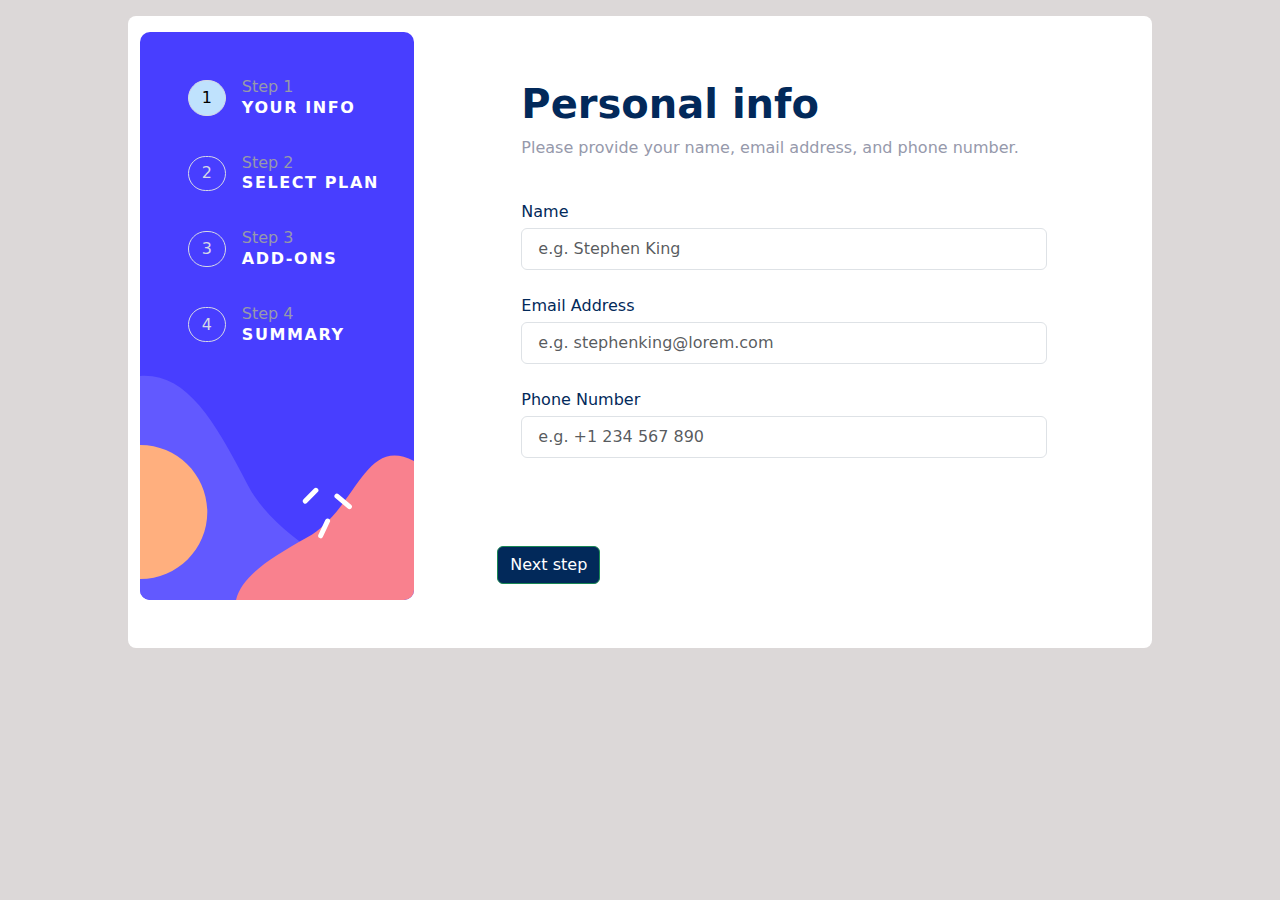
<file: index.html>
<!DOCTYPE html>
<html lang="en">
<head>
  <meta charset="UTF-8">
  <meta name="viewport" content="width=device-width, initial-scale=1">
  <link rel="icon" type="image/png" sizes="32x32" href="./images/favicon-32x32.png">
  <title>Frontend Mentor | Multi-step form</title> 
  <link rel="stylesheet" href="https://cdn.jsdelivr.net/npm/bootstrap@5.2.3/dist/css/bootstrap.min.css">
  <link rel="stylesheet" href="style.css"> 
</head>
<body>
  <div class="container  my-lg-3 rounded-3 ">
    <div class="row py-lg-3">
      <div  class="col-lg-4 sidebar">
        <div class="sidebar">
          <img class="d-lg-block d-none  desktop-sidebar-img" src="assets/images/bg-sidebar-desktop.svg" alt="desktop-sidebar">
          <img style="width: 100%;"  class="d-lg-none d-block mobile-sidebar-img" src="assets/images/bg-sidebar-mobile.svg" alt="mobile-sidebar">
        </div>
        <div class="steps px-4   px-lg-0 mx-4 row multiple-steps-sect">
          <div class="step step1 px-lg-4 py-5  col-lg-11  col-2">
            <div class="num rounded-pill step-num num "> 1</div>
            <div class="a d-none d-lg-block">
              <p class="b">Step 1 </p>
              <span class="c">Your info</span>
            </div>
          </div>
          <div class="step step2 px-lg-4 py-5   px-3 col-lg-11 col-2 ">
            <div class="num rounded-pill  step2-num"><a href="step2.html" style="color:hsl(229, 24%, 87%); text-decoration: none;" >2</a> </div>
            <div class="a d-none d-lg-block">
              <p class="b">Step 2 </p>
              <span class="c">Select plan</span>
            </div>
          </div>
          <div class="step step3 px-lg-4 py-5   px-3 col-lg-11 col-2">
            <div class="num rounded-pill step2-num num "><a href="step3.html" style="color:hsl(229, 24%, 87%); text-decoration: none;">3</a> </div>
            <div class="a d-none d-lg-block">
              <p class="b">Step 3 </p>
              <span class="c">Add-ons</span>
            </div>
          </div>
          <div class="step step4 px-lg-4 py-5  px-3 col-lg-11 col-3">
            <div class="num rounded-pill step2-num num  mt-lg-0"><a href="step4.html" style="color:hsl(229, 24%, 87%); text-decoration: none;">4</a> </div>
            <div class="a d-none d-lg-block">
              <p class="b">Step 4 </p>
              <span class="c">Summary</span>
            </div>
          </div>

        </div>
      </div>
      <div class="col-lg-7 col-xl-7 col-xxl-7 py-5    col-10 mx-lg-3 mx-4  bg-sm-light rounded-3 form-side-container">
        <div class="px-lg-4 px-2 "><h1 class="title">Personal info</h1>
        <p class="page-sub-title">Please provide your name, email address, and phone number.</p></div>
        <form action="" class="p-lg-4 px-2 ">
          <label for="name" class="labels">Name</label>
          <input type="text" placeholder="e.g. Stephen King" class="form-control py-2 px-3 mt-1">
          <label for="email" class="mt-4 labels">Email Address</label>
          <input type="text" placeholder="e.g. stephenking@lorem.com" class="form-control py-2 px-3 mt-1">
          <label for="number" class="mt-4 labels">Phone Number</label>
          <label for="alert" id="input-validator">This field is required</label>
          <input type="text" placeholder="e.g. +1 234 567 890" required class="form-control py-2 px-3 mt-1 position-relative" id="phone-number-input">
          <!-- <a href="step2.html">next<input type="submit" id="next-step-btn" class="btn btn-success float-end next-step-btn" value="next step"></a> -->
        </form>
        <form action="" class="btn-sec">
          <a href="step2.html" id="next-step-btn" class="btn btn-success float-end next-step-btn">Next step</a>
        
        </form>

      </div>
    </div>
  </div>

  

  <script src="https://cdn.jsdelivr.net/npm/bootstrap@5.2.3/dist/js/bootstrap.bundle.min.js"></script>
   <script async>
    let phone_number = document.getElementById('phone-number-input');
    let phone_number_alert = document.getElementById('input-validator');
   
    let next_step_btn = document.getElementById('next-step-btn').addEventListener('click',()=>{
      
      if(phone_number.value == ''){
        //document.getElementById('next-step-btn').href = 'index.html';
        //next_step_btn.href.value = 'step3.html'
        phone_number_alert.style.display = 'inline-block';
        phone_number.style.border = 'red 1px solid';
        
        // next_step_btn.disabled  = true;
      }
      else{
        phone_number_alert.style.display = 'none';
        phone_number.style.border = '';
        

      }
    })
  </script>
</body>
</html>
</file>
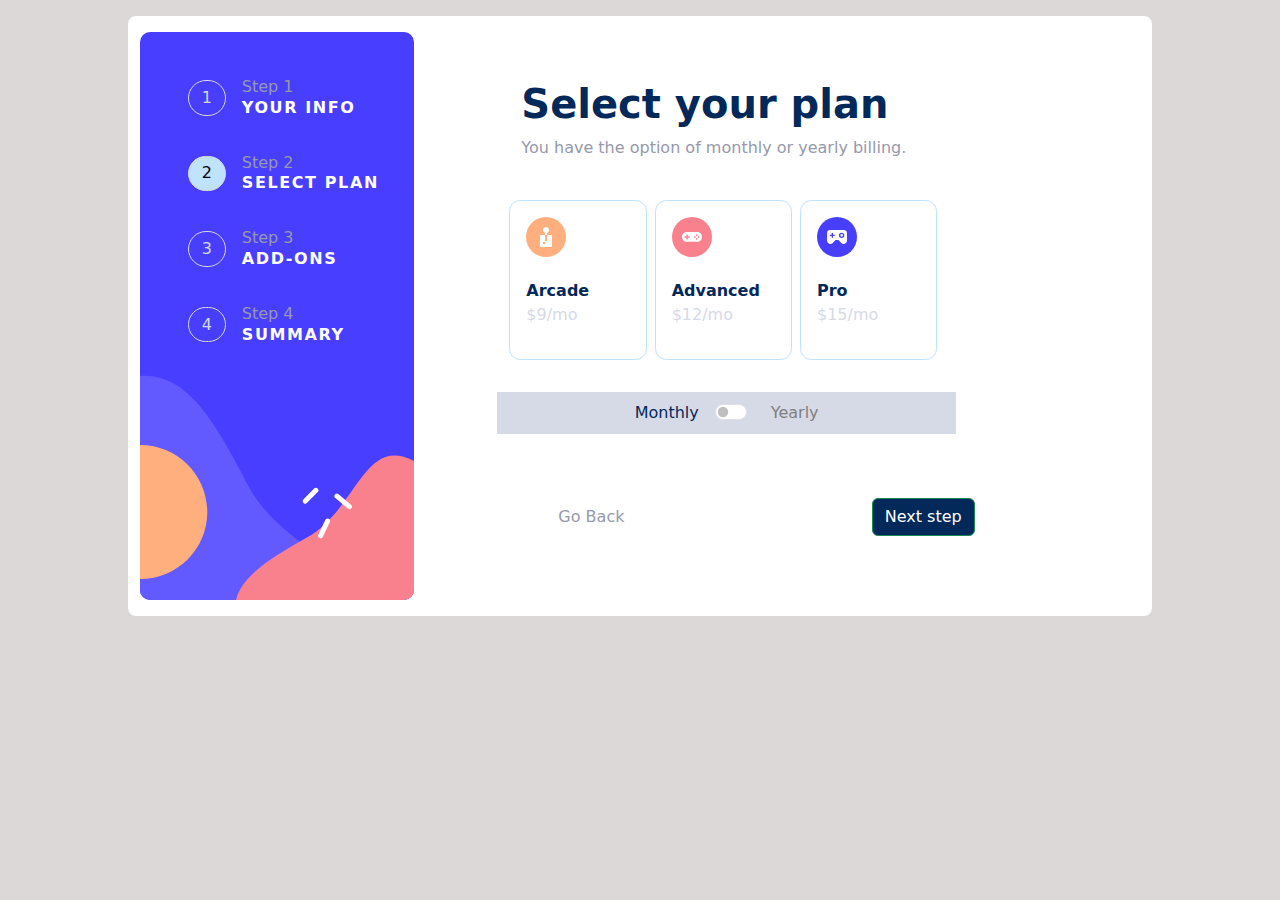
<file: step2.html>
<!DOCTYPE html>
<html lang="en">
<head>
  <meta charset="UTF-8">
  <meta name="viewport" content="width=device-width, initial-scale=1">
  <link rel="icon" type="image/png" sizes="32x32" href="./images/favicon-32x32.png">
  <title>Frontend Mentor | Multi-step form</title> 
  <link rel="stylesheet" href="https://cdn.jsdelivr.net/npm/bootstrap@5.2.3/dist/css/bootstrap.min.css">
  <link rel="stylesheet" href="style.css"> 
</head>
<body>
   
  <div class="container  my-lg-3 rounded-3 ">
    <div class="row py-lg-3">
      <div  class="col-lg-4 sidebar">
        <div class="sidebar">
          <img class="d-lg-block d-none  desktop-sidebar-img" src="assets/images/bg-sidebar-desktop.svg" alt="desktop-sidebar">
          <img style="width: 100%;"  class="d-lg-none d-block mobile-sidebar-img" src="assets/images/bg-sidebar-mobile.svg" alt="mobile-sidebar">
        </div>
        <div class="steps px-4   px-lg-0 mx-4 row multiple-steps-sect">
          <div class="step step1 px-lg-4 py-5  col-lg-11  col-2">
            <div class="num rounded-pill step1-num num "><a href="index.html" style="color:hsl(229, 24%, 87%); text-decoration: none;">1</a> </div>
            <div class="a d-none d-lg-block">
              <p class="b">Step 1 </p>
              <span class="c">Your info</span>
            </div>
          </div>
          <div class="step step2 px-lg-4 py-5   px-3 col-lg-11 col-2 ">
            <div class="num rounded-pill step-num num"> 2</div>
            <div class="a d-none d-lg-block">
              <p class="b">Step 2 </p>
              <span class="c">Select plan</span>
            </div>
          </div>
          <div class="step step3 px-lg-4 py-5   px-3 col-lg-11 col-2">
            <div class="num rounded-pill step2-num num "><a href="step3.html" style="color:hsl(229, 24%, 87%); text-decoration: none;">3</a> </div>
            <div class="a d-none d-lg-block">
              <p class="b">Step 3 </p>
              <span class="c">Add-ons</span>
            </div>
          </div>
          <div class="step step4 px-lg-4 py-5  px-3 col-lg-11 col-3">
            <div class="num rounded-pill step2-num num  mt-lg-0"><a href="step4.html" style="color:hsl(229, 24%, 87%); text-decoration: none;">4</a> </div>
            <div class="a d-none d-lg-block">
              <p class="b">Step 4 </p>
              <span class="c">Summary</span>
            </div>
          </div>
        </div>
      </div>
     <div class="col-lg-7 col-xl-7 col-xxl-7 py-5    col-10 mx-lg-3 mx-4  bg-sm-light rounded-3 form-side-container">
        <div class="px-lg-4 px-2 "><h1 class="title">Select your plan</h1>
        <p class="page-sub-title">You have the option of monthly or yearly billing.</p></div>
        <div class="boxes-container ">
          <div class="row p-4 gap-2 monthly-boxes">
            <div class="col-lg-3  step-box b1 d-lg-block d-flex flex-row gap-3">
              <svg class=" box-icons " xmlns="http://www.w3.org/2000/svg" width="40" height="40" viewBox="0 0 40 40"><g fill="none" fill-rule="evenodd"><circle cx="20" cy="20" r="20" fill="#FFAF7E"/><path fill="#FFF" fill-rule="nonzero" d="M24.995 18.005h-3.998v5.998h-2v-5.998H15a1 1 0 0 0-1 1V29a1 1 0 0 0 1 1h9.995a1 1 0 0 0 1-1v-9.995a1 1 0 0 0-1-1Zm-5.997 8.996h-2v-1.999h2v2Zm2-11.175a2.999 2.999 0 1 0-2 0v2.18h2v-2.18Z"/></g></svg>
              <div><strong class="box-title">Arcade</strong>
              <p class="fee">$9/mo</p></div>
            </div>
            <div class="col-lg-3 step-box b2 d-lg-block d-flex flex-row gap-3">
              <svg class="box-icons" xmlns="http://www.w3.org/2000/svg" width="40" height="40" viewBox="0 0 40 40"><g fill="none" fill-rule="evenodd"><circle cx="20" cy="20" r="20" fill="#F9818E"/><path fill="#FFF" fill-rule="nonzero" d="M25.057 15H14.944C12.212 15 10 17.03 10 19.885c0 2.857 2.212 4.936 4.944 4.936h10.113c2.733 0 4.943-2.08 4.943-4.936S27.79 15 25.057 15ZM17.5 20.388c0 .12-.108.237-.234.237h-1.552v1.569c0 .126-.138.217-.259.217H14.5c-.118 0-.213-.086-.213-.203v-1.583h-1.569c-.126 0-.217-.139-.217-.26v-.956c0-.117.086-.213.202-.213h1.584v-1.554c0-.125.082-.231.203-.231h.989c.12 0 .236.108.236.234v1.551h1.555c.125 0 .231.083.231.204v.988Zm5.347.393a.862.862 0 0 1-.869-.855c0-.472.39-.856.869-.856.481 0 .87.384.87.856 0 .471-.389.855-.87.855Zm1.9 1.866a.86.86 0 0 1-.87-.852.86.86 0 0 1 .87-.855c.48 0 .87.38.87.855a.86.86 0 0 1-.87.852Zm0-3.736a.862.862 0 0 1-.87-.854c0-.472.39-.856.87-.856s.87.384.87.856a.862.862 0 0 1-.87.854Zm1.899 1.87a.862.862 0 0 1-.868-.855c0-.472.389-.856.868-.856s.868.384.868.856a.862.862 0 0 1-.868.855Z"/></g></svg>
              <div><strong class="box-title">Advanced</strong>
              <p class="fee">$12/mo</p></div>
            </div>
            <div class="col-lg-3 step-box b3 d-lg-block d-flex flex-row gap-3">
              <svg class="box-icons" xmlns="http://www.w3.org/2000/svg" width="40" height="40" viewBox="0 0 40 40"><g fill="none" fill-rule="evenodd"><circle cx="20" cy="20" r="20" fill="#483EFF"/><path fill="#FFF" fill-rule="nonzero" d="M26.666 13H13.334A3.333 3.333 0 0 0 10 16.333v7.193a3.447 3.447 0 0 0 2.14 3.24c1.238.5 2.656.182 3.56-.8L18.52 23h2.96l2.82 2.966a3.2 3.2 0 0 0 3.56.8 3.447 3.447 0 0 0 2.14-3.24v-7.193A3.333 3.333 0 0 0 26.666 13Zm-9.333 6H16v1.333a.667.667 0 0 1-1.333 0V19h-1.333a.667.667 0 0 1 0-1.334h1.333v-1.333a.667.667 0 1 1 1.333 0v1.333h1.333a.667.667 0 1 1 0 1.334Zm7.333 2a2.667 2.667 0 1 1 0-5.333 2.667 2.667 0 0 1 0 5.333ZM26 18.333a1.333 1.333 0 1 1-2.667 0 1.333 1.333 0 0 1 2.667 0Z"/></g></svg>              
              <div><strong class="box-title">Pro</strong>
              <p class="fee">$15/mo</p></div>
            </div>
          </div>
          <section class="row p-4 gap-2 yearly-boxes">
            <div class="col-lg-3 step-box b4 d-lg-block d-flex flex-row gap-3">
              <svg class="box-icons" xmlns="http://www.w3.org/2000/svg" width="40" height="40" viewBox="0 0 40 40"><g fill="none" fill-rule="evenodd"><circle cx="20" cy="20" r="20" fill="#FFAF7E"/><path fill="#FFF" fill-rule="nonzero" d="M24.995 18.005h-3.998v5.998h-2v-5.998H15a1 1 0 0 0-1 1V29a1 1 0 0 0 1 1h9.995a1 1 0 0 0 1-1v-9.995a1 1 0 0 0-1-1Zm-5.997 8.996h-2v-1.999h2v2Zm2-11.175a2.999 2.999 0 1 0-2 0v2.18h2v-2.18Z"/></g></svg>
              <div><strong class="box-title">Arcade</strong>
              <p class="fee">$90/yr</p>
              <p class="discoint">2 months free</p></div>
            </div>
            <div class="col-lg-3  step-box b5 d-lg-block d-flex flex-row gap-3">
              <svg class="box-icons" xmlns="http://www.w3.org/2000/svg" width="40" height="40" viewBox="0 0 40 40"><g fill="none" fill-rule="evenodd"><circle cx="20" cy="20" r="20" fill="#F9818E"/><path fill="#FFF" fill-rule="nonzero" d="M25.057 15H14.944C12.212 15 10 17.03 10 19.885c0 2.857 2.212 4.936 4.944 4.936h10.113c2.733 0 4.943-2.08 4.943-4.936S27.79 15 25.057 15ZM17.5 20.388c0 .12-.108.237-.234.237h-1.552v1.569c0 .126-.138.217-.259.217H14.5c-.118 0-.213-.086-.213-.203v-1.583h-1.569c-.126 0-.217-.139-.217-.26v-.956c0-.117.086-.213.202-.213h1.584v-1.554c0-.125.082-.231.203-.231h.989c.12 0 .236.108.236.234v1.551h1.555c.125 0 .231.083.231.204v.988Zm5.347.393a.862.862 0 0 1-.869-.855c0-.472.39-.856.869-.856.481 0 .87.384.87.856 0 .471-.389.855-.87.855Zm1.9 1.866a.86.86 0 0 1-.87-.852.86.86 0 0 1 .87-.855c.48 0 .87.38.87.855a.86.86 0 0 1-.87.852Zm0-3.736a.862.862 0 0 1-.87-.854c0-.472.39-.856.87-.856s.87.384.87.856a.862.862 0 0 1-.87.854Zm1.899 1.87a.862.862 0 0 1-.868-.855c0-.472.389-.856.868-.856s.868.384.868.856a.862.862 0 0 1-.868.855Z"/></g></svg>
              <div><strong class="box-title">Advanced</strong>
              <p class="fee">$120/mo</p>
              <p class="discoint">2 months free</p></div>
            </div>
            <div class="col-lg-3 step-box b6 d-lg-block d-flex flex-row gap-3">
              <svg class="box-icons" xmlns="http://www.w3.org/2000/svg" width="40" height="40" viewBox="0 0 40 40"><g fill="none" fill-rule="evenodd"><circle cx="20" cy="20" r="20" fill="#483EFF"/><path fill="#FFF" fill-rule="nonzero" d="M26.666 13H13.334A3.333 3.333 0 0 0 10 16.333v7.193a3.447 3.447 0 0 0 2.14 3.24c1.238.5 2.656.182 3.56-.8L18.52 23h2.96l2.82 2.966a3.2 3.2 0 0 0 3.56.8 3.447 3.447 0 0 0 2.14-3.24v-7.193A3.333 3.333 0 0 0 26.666 13Zm-9.333 6H16v1.333a.667.667 0 0 1-1.333 0V19h-1.333a.667.667 0 0 1 0-1.334h1.333v-1.333a.667.667 0 1 1 1.333 0v1.333h1.333a.667.667 0 1 1 0 1.334Zm7.333 2a2.667 2.667 0 1 1 0-5.333 2.667 2.667 0 0 1 0 5.333ZM26 18.333a1.333 1.333 0 1 1-2.667 0 1.333 1.333 0 0 1 2.667 0Z"/></g></svg>              
              <div><strong class="box-title">Pro</strong>
              <p class="fee">$150/mo</p>
              <p class="discoint">2 months free</p></div>
            </div>
          </section>

          <div class="options mt-2 mx-4 mx-lg-0">
            <span class="monthly">Monthly</span>
            <div class="form-check form-switch ">
              <input class="form-check-input checkbox " type="checkbox" id="flexSwitchCheckChecked" >
            </div>
            <span class="yearly">Yearly</span> 
          </div>
        </div>
        <form action="" class="btn-sec mx-lg-5">
            <a href="index.html" class="btn go-back-btn ">Go Back</a> 
            <a href="step3.html" id="next-step-btn" class="btn btn-success float-end next-step-btn mx-lg-5">Next step</a>
        </form>

      </div> 
    </div>
  </div>


  <script async>
    let swithChexBox = document.getElementById('flexSwitchCheckChecked');
    let monthly = document.getElementsByClassName('monthly')[0];
    let yearly = document.getElementsByClassName('yearly')[0];
    let monthly_boxes = document.getElementsByClassName('monthly-boxes')[0];
    let yearly_boxes = document.querySelector('.yearly-boxes');
    //let step_box = document.querySelectorAll('.step-box');
   //looping throught the boxes
  //  for(let i=0; i<step_box.length; i++){
  //     step_box[i].addEventListener('click', function(){
  //     if(step_box[0].click){
  //       step_box[i].style.border = 'black 1px solid';  
        
  //     }
  //      if(step_box[1].click){
  //       step_box[i].style.border = 'black 1px solid';  
        
  //     }
  //   })
    
  //  }
    yearly_boxes.style.display = 'none';
    swithChexBox.addEventListener('click', ()=>{
      if (swithChexBox.checked){
        console.log('checked');
        yearly.style.fontWeight = '500';
        yearly.style.color = 'hsl(213, 96%, 18%)';
        monthly.style.fontWeight = 'normal';
        monthly.style.color = 'gray';
        yearly_boxes.style.display = 'flex';
        monthly_boxes.style.display = 'none';
  
      }
       else{
        monthly_boxes.style.display = 'flex';
        yearly_boxes.style.display = 'none';
        yearly.style.fontWeight = '300';
        yearly.style.color = 'gray';
        monthly.style.fontWeight = '500';
        monthly.style.color = 'hsl(213, 96%, 18%)';
      };
    })
    //selecting section
    // let b1 = document.getElementsByClassName('b1')[0];
    // let b2 = document.getElementsByClassName('b2')[0];
    // let b3 = document.getElementsByClassName('b3')[0];
    // let b4 = document.getElementsByClassName('b4')[0];
    // let b5 = document.getElementsByClassName('b5')[0];
    // let b6 = document.getElementsByClassName('b6')[0];
    // //b1
    // b1.addEventListener('click', function(){
    //   b1.style.border = 'black 1px solid';
    //   b2.disabled = true;
    //   b3.disabled = true;
    //   b4.disabled = true;
    //   b5.disabled = true;
    //   b6.disabled = true;
    // })

    // //b2
    // b2.addEventListener('click',function(){
    //   b2.style.border = 'black 1px solid';
    //   b1.disabled = true;
    //   b3.disabled = true;
    //   b4.disabled = true;
    //   b5.disabled = true;
    //   b6.disabled = true;
    // })
    // //b3
    // b3.addEventListener('click',function(){
    //   b3.style.border = 'solid 1px red';
    //   b1.disabled = true;
    //   b2.disabled = true;
    //   b4.disabled = true;
    //   b5.disabled = true;
    //   b6.disabled = true;
    // })

  </script>

  <script src="https://cdn.jsdelivr.net/npm/bootstrap@5.2.3/dist/js/bootstrap.bundle.min.js"></script>
</body>

</html>
</file>
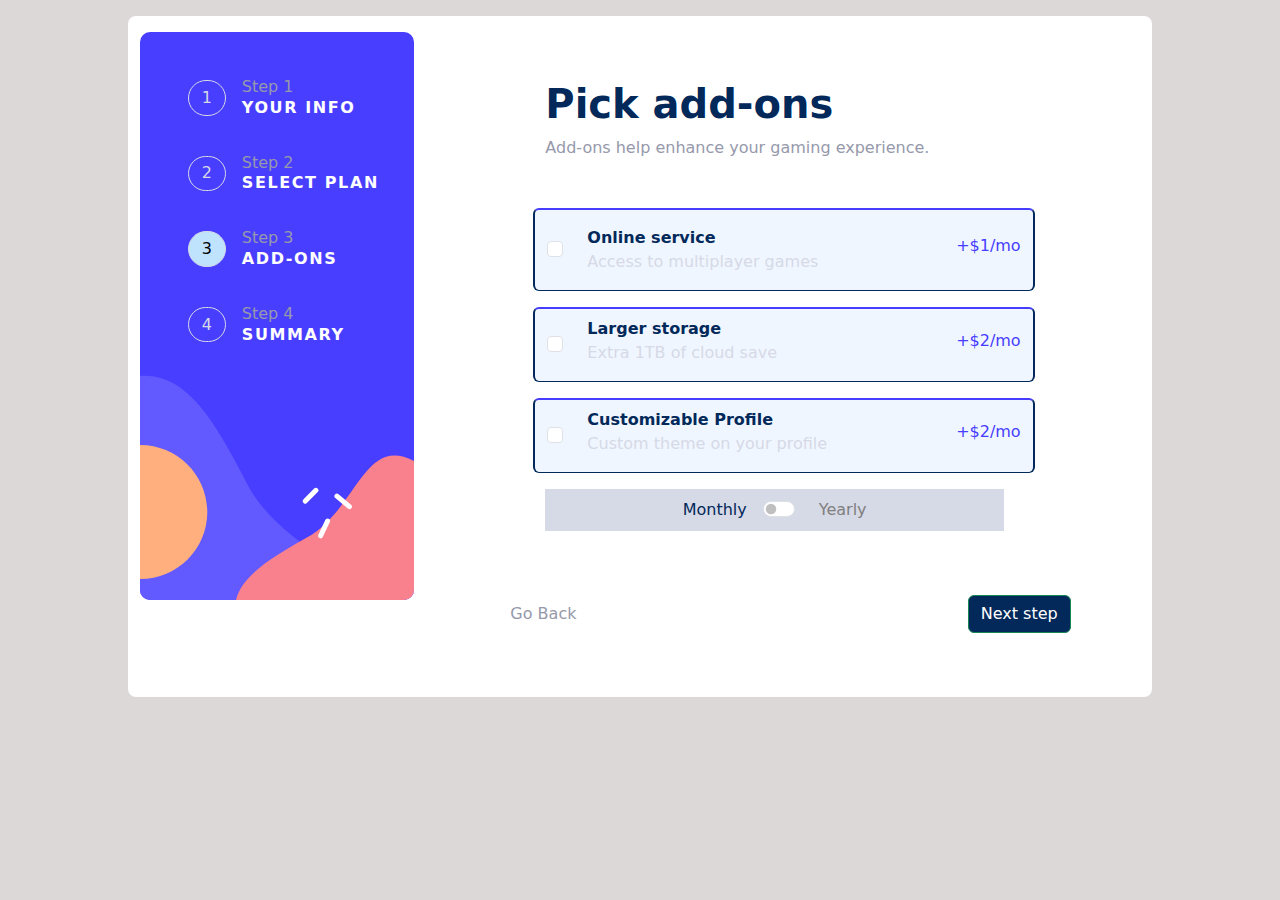
<file: step3.html>
<!DOCTYPE html>
<html lang="en">
<head>
  <meta charset="UTF-8">
  <meta name="viewport" content="width=device-width, initial-scale=1">
  <link rel="icon" type="image/png" sizes="32x32" href="./images/favicon-32x32.png">
  <title>Frontend Mentor | Multi-step form</title> 
  <link rel="stylesheet" href="https://cdn.jsdelivr.net/npm/bootstrap@5.2.3/dist/css/bootstrap.min.css">
  <link rel="stylesheet" href="style.css"> 
</head>
<body>
  <div class="container  my-lg-3 rounded-3 ">
    <div class="row py-lg-3">
      <div  class="col-lg-4 sidebar">
        <div class="sidebar">
          <img class="d-lg-block d-none  desktop-sidebar-img" src="assets/images/bg-sidebar-desktop.svg" alt="desktop-sidebar">
          <img style="width: 100%;"  class="d-lg-none d-block mobile-sidebar-img" src="assets/images/bg-sidebar-mobile.svg" alt="mobile-sidebar">
        </div>
        <div class="steps px-4   px-lg-0 mx-4 row multiple-steps-sect">
          <div class="step step1 px-lg-4 py-5  col-lg-11  col-2">
            <div class="num rounded-pill step1-num num "><a href="index.html" style="color:hsl(229, 24%, 87%); text-decoration: none;">1</a> </div>
            <div class="a d-none d-lg-block">
              <p class="b">Step 1 </p>
              <span class="c">Your info</span>
            </div>
          </div>
          <div class="step step2 px-lg-4 py-5   px-3 col-lg-11 col-2 ">
            <div class="num rounded-pill step2-num num"><a href="step2.html" style="color:hsl(229, 24%, 87%); text-decoration: none;">2</a> </div>
            <div class="a d-none d-lg-block">
              <p class="b">Step 2 </p>
              <span class="c">Select plan</span>
            </div>
          </div>
          <div class="step step3 px-lg-4 py-5   px-3 col-lg-11 col-2">
            <div class="num rounded-pill step-num num "> 3</div>
            <div class="a d-none d-lg-block">
              <p class="b">Step 3 </p>
              <span class="c">Add-ons</span>
            </div>
          </div>
          <div class="step step4 px-lg-4 py-5  px-3 col-lg-11 col-3">
            <div class="num rounded-pill step2-num num  mt-lg-0"><a href="step4.html" style="color:hsl(229, 24%, 87%); text-decoration: none;">4</a> </div>
            <div class="a d-none d-lg-block">
              <p class="b">Step 4 </p>
              <span class="c">Summary</span>
            </div>
          </div>
        </div>
      </div>
      <div class="col-lg-7 col-xl-7 col-xxl-7 py-5    col-10 mx-lg-3 mx-4  bg-sm-light rounded-3 form-side-container">
      <div class="px-lg-5 px-2 ">
        <h1 class="title">Pick add-ons</h1>
        <p class="page-sub-title">Add-ons help enhance your gaming experience.</p>
      </div>
      <!-- monthly-section -->
        <section class="container-fluid px-lg-5">
          <div class="row boxes   rounded mt-lg-5">
            <div class="d-flex align-items-center justify-content-between gap-lg-1 ">
              <div class="d-flex align-items-center gap-3">
                <div class="form-check">
                  <input class="form-check-input" type="checkbox" value="" id="flexCheckDefault">
                </div>
                <div class="text-sec mt-3">
                  <strong class="box-title">Online service</strong>
                  <p class="fee">Access to multiplayer games</p>
                </div>
              </div>
              <p class="free align-items-center mt-2">+$1/mo</p>
              <p class="free-yearly align-items-center mt-2">+$10/yr</p>
              
            </div>
          </div>
          <div class="row boxes  rounded mt-lg-3 mt-2">
            <div class="d-flex align-items-center justify-content-between gap-1 ">
              <div class="d-flex align-items-center gap-3">
                <div class="form-check">
                  <input class="form-check-input" type="checkbox" value="" id="flexCheckDefault">
                </div>
                <div class="text-sec mt-2">
                  <strong class="box-title">Larger storage</strong>
                  <p class="fee">Extra 1TB of cloud save</p>
                </div>
              </div>
              <p class="free align-items-center mt-2">+$2/mo</p>
              <p class="free-yearly align-items-center mt-2">+$20/yr</p>
            </div>
          </div>
          <div class="row boxes rounded mt-lg-3 mt-2">
            <div class="d-flex align-items-center justify-content-between gap-1 ">
              <div class="d-flex align-items-center gap-3">
                <div class="form-check">
                  <input class="form-check-input" type="checkbox" value="" id="flexCheckDefault">
                </div>
                <div class="text-sec mt-2">
                  <strong class="box-title"> Customizable Profile</strong>
                  <p class="fee"> Custom theme on your profile</p>
                </div>
              </div>
              <p class="free align-items-center mt-2">+$2/mo</p>
              <p class="free-yearly align-items-center mt-2">+$20/yr</p>
            </div>
          </div>
        </section>
        <!-- yearly-section -->
        <!-- options -->
        <div class="options mt-3 mx-lg-5 mx-4 ">
          <span class="monthly">Monthly</span>
          <div class="form-check form-switch ">
            <input class="form-check-input checkbox " type="checkbox" id="flexSwitchCheckChecked" >
          </div>
          <span class="yearly">Yearly</span> 
        </div>
        <!-- buttons -->
        <form action="" class="btn-sec">
            <a href="step2.html" class="btn go-back-btn">Go Back</a>
            <a href="step4.html" id="next-step-btn" class="btn btn-success float-end next-step-btn">Next step</a>
        </form>

      </div>
    </div>
  </div>



  <script src="https://cdn.jsdelivr.net/npm/bootstrap@5.2.3/dist/js/bootstrap.bundle.min.js"></script>
  <script async>
    let checkbox = document.getElementById('flexSwitchCheckChecked');
    let monthly = document.getElementsByClassName('monthly')[0];
    let yearly = document.getElementsByClassName('yearly')[0];
    let free = document.getElementsByClassName('free');
    let free_yearly = document.getElementsByClassName('free-yearly');
    checkbox.addEventListener('click',function(){
      if (checkbox.checked){
        yearly.style.fontWeight = '500';
        yearly.style.color = 'hsl(213, 96%, 18%)';
        monthly.style.fontWeight = 'normal';
        monthly.style.color = 'gray';

        for(let x in (free && free_yearly)){
          free[x].style.display = 'none';
          free_yearly[x].style.display = 'flex';
          free_yearly[x].style.fontWeight = '700';
        }  
      }
      else{
        for(let x=0; x<free.length; x++){
          free[x].style.display = 'flex';
          free_yearly[x].style.display = 'none';
        }
        // for (let i=0; i<3; i++){
        //   free.style.display = 'flex';
        //   free_yearly.style.display = 'none';
        // }
        
        yearly.style.fontWeight = '300';
        yearly.style.color = 'gray';
        monthly.style.fontWeight = '500';
        monthly.style.color = 'hsl(213, 96%, 18%)';
        // yearly
        free_yearly.style.display  = 'none';
      }
    })
    
  </script>
</body>

</html>
</file>
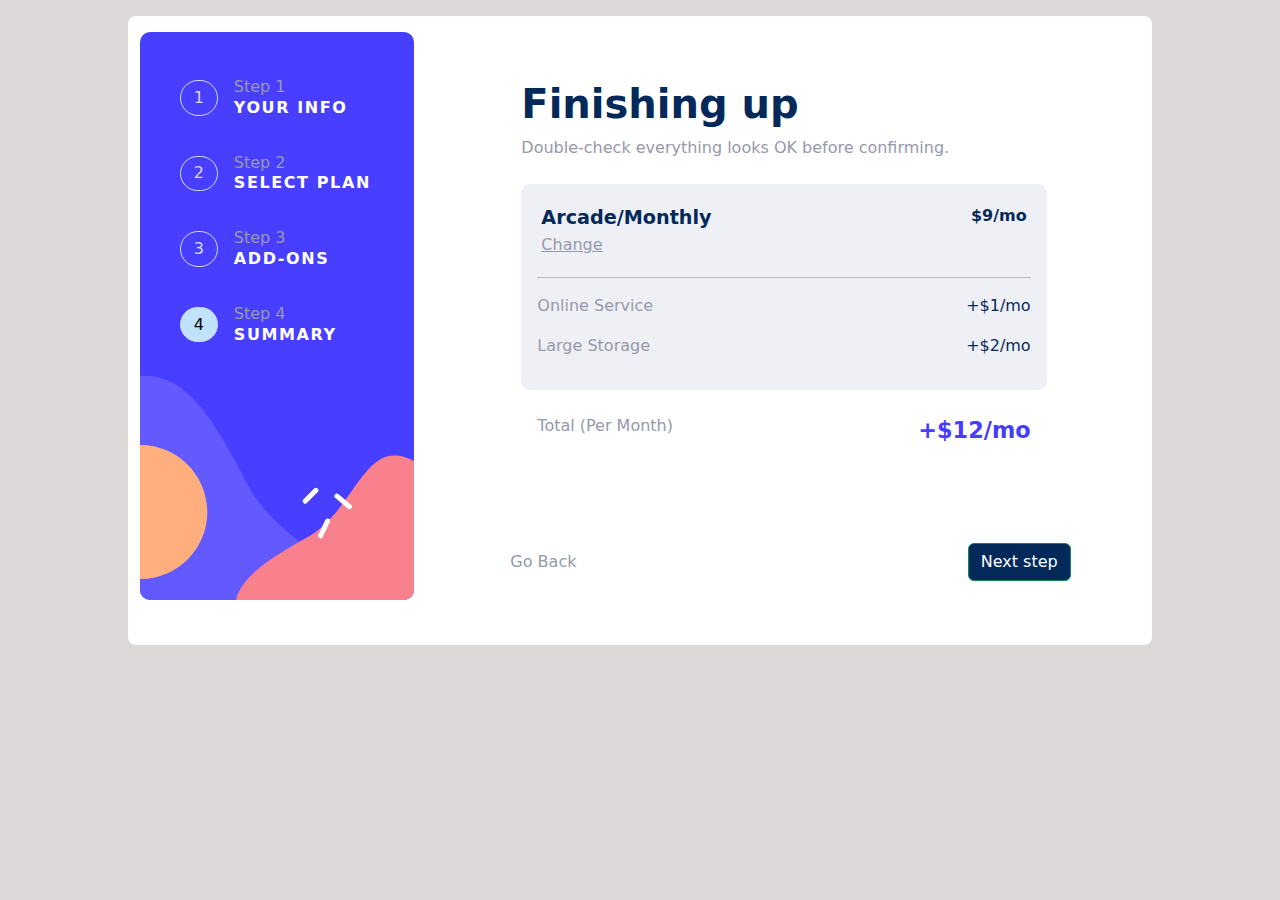
<file: step4.html>
<!DOCTYPE html>
<html lang="en">
<head>
  <meta charset="UTF-8">
  <meta name="viewport" content="width=device-width, initial-scale=1">
  <link rel="icon" type="image/png" sizes="32x32" href="./images/favicon-32x32.png">
  <title>Frontend Mentor | Multi-step form</title> 
  <link rel="stylesheet" href="https://cdn.jsdelivr.net/npm/bootstrap@5.2.3/dist/css/bootstrap.min.css">
  <link rel="stylesheet" href="style.css"> 
</head>
<body>
  <div class="container  my-lg-3 rounded-3 ">
    <div class="row py-lg-3">
      <div  class="col-lg-4 sidebar">
        <div class="sidebar">
          <img class="d-lg-block d-none  desktop-sidebar-img" src="assets/images/bg-sidebar-desktop.svg" alt="desktop-sidebar">
          <img style="width: 100%;"  class="d-lg-none d-block mobile-sidebar-img" src="assets/images/bg-sidebar-mobile.svg" alt="mobile-sidebar">
        </div>
        <div class="steps px-4   px-lg-0 mx-3  row multiple-steps-sect">
          <div class="step step1 px-lg-4 py-5  col-lg-11  col-2">
            <div class="num rounded-pill step1-num num "><a href="index.html" style="color:hsl(229, 24%, 87%); text-decoration: none;">1</a> </div>
            <div class="a d-none d-lg-block">
              <p class="b">Step 1 </p>
              <span class="c" href="step4.html">Your info</span>
            </div>
          </div>
          <div class="step step2 px-lg-4 py-5   px-3 col-lg-11 col-2 ">
            <div class="num rounded-pill step2-num num"><a href="step2.html" style="color:hsl(229, 24%, 87%); text-decoration: none;">2</a> </div>
            <div class="a d-none d-lg-block">
              <p class="b">Step 2 </p>
              <span class="c">Select plan</span>
            </div>
          </div>
          <div class="step step3 px-lg-4 py-5   px-3 col-lg-11 col-2">
            <div class="num rounded-pill step2-num num "><a href="step3.html" style="color:hsl(229, 24%, 87%); text-decoration: none;">3</a> </div>
            <div class="a d-none d-lg-block">
              <p class="b">Step 3 </p>
              <span class="c">Add-ons</span>
            </div>
          </div>
          <div class="step step4 px-lg-4 py-5  px-3 col-lg-11 col-3">
            <div class="num rounded-pill step-num num  mt-lg-0"> 4</div>
            <div class="a d-none d-lg-block">
              <p class="b">Step 4 </p>
              <span class="c">Summary</span>
            </div>
          </div>
        </div>
      </div>
     <div class="col-lg-7 col-xl-7 col-xxl-7 py-5    col-10 mx-lg-3 mx-4  bg-sm-light rounded-3 form-side-container">
        <div class="px-lg-4 px-2 "><h1 class="title">Finishing up</h1>
        <p class="page-sub-title">Double-check everything looks OK before confirming.</p></div>
        <div class="mx-4 step4-cont mt-4">
          <div class="background-holder">
            <div class="step4-monthly d-flex justify-content-between p-1">
              <div class="d-flex flex-column"><strong class="title-coloring x">arcade/monthly</strong> <a href="#" class="y change" id="change">change</a></div>
              <div><p class="title-coloring per-month">$9/mo</p></div>
            </div>
            <hr>
            <div class="d-flex justify-content-between"><strong class="y">online service</strong> <p class="z per-month">+$1/mo</p></div>
            <div class="d-flex justify-content-between"><strong class="y">large storage</strong> <p class="z per-month">+$2/mo</p></div>
          </div>
          <div class="total d-flex justify-content-between total mt-2"><strong class="y">Total (per month)</strong> <p class="total-dis per-month">+$12/mo</p></div>
        </div>
        <form action="" class="btn-sec">
            <a href="step3.html" class="btn go-back-btn">Go Back</a>
            <a href="step5.html" id="next-step-btn" class="btn btn-success float-end next-step-btn">Next step</a>
        </form>

      </div>
    </div>
  </div>

  <script async>
    let perYear = ['+$90/yr','+$10/yr','+$20/yr','+$120/yr'];
    let perMonth = document.getElementsByClassName('per-month');
    let change = document.getElementById('change');
    var clicked = false;
    
    change.addEventListener('click',()=>{
      clicked = true;
      if(clicked == true){
        console.log('clicked');
        for(let i=0; i<perMonth.length; i++){
        perMonth[i].innerHTML = perYear[i];
        // perMonth[i].style.fontWeight = '700';
        }
      }
      else{
        console.log('not clicked')
      }
      
    })

  </script>


  <script src="https://cdn.jsdelivr.net/npm/bootstrap@5.2.3/dist/js/bootstrap.bundle.min.js"></script>
</body>

</html>
</file>
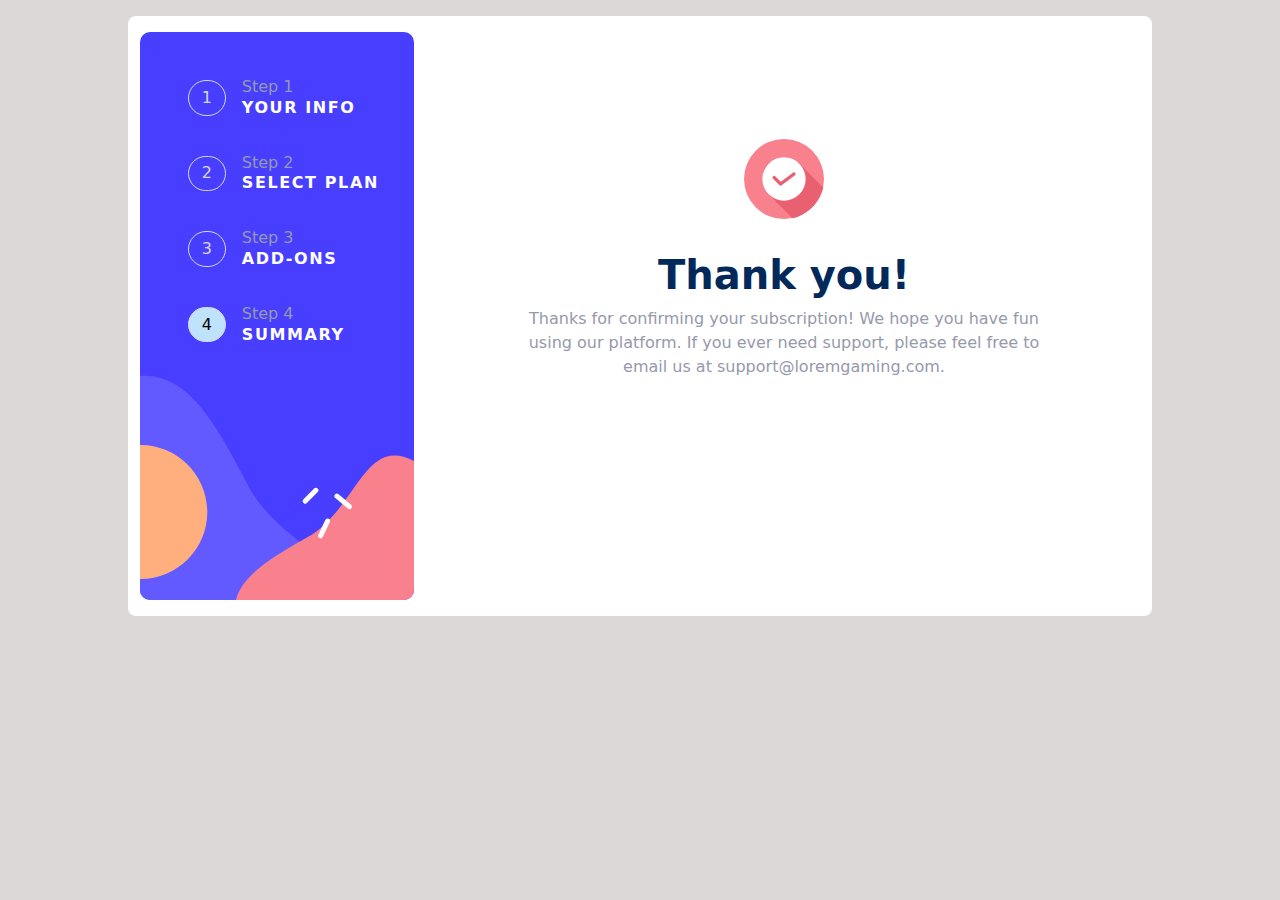
<file: step5.html>
<!DOCTYPE html>
<html lang="en">
<head>
  <meta charset="UTF-8">
  <meta name="viewport" content="width=device-width, initial-scale=1">
  <link rel="icon" type="image/png" sizes="32x32" href="./images/favicon-32x32.png">
  <title>Frontend Mentor | Multi-step form</title> 
  <link rel="stylesheet" href="https://cdn.jsdelivr.net/npm/bootstrap@5.2.3/dist/css/bootstrap.min.css">
  <link rel="stylesheet" href="style.css"> 
</head>
<body>
  <div class="container  my-lg-3 rounded-3 ">
    <div class="row py-lg-3">
      <div  class="col-lg-4 sidebar">
        <div class="sidebar">
          <img class="d-lg-block d-none  desktop-sidebar-img" src="assets/images/bg-sidebar-desktop.svg" alt="desktop-sidebar">
          <img style="width: 100%;"  class="d-lg-none d-block mobile-sidebar-img" src="assets/images/bg-sidebar-mobile.svg" alt="mobile-sidebar">
        </div>
        <div class="steps px-4   px-lg-0 mx-4 row multiple-steps-sect">
          <div class="step step1 px-lg-4 py-5  col-lg-11  col-2">
            <div class="num rounded-pill step1-num num "> 1</div>
            <div class="a d-none d-lg-block">
              <p class="b">Step 1 </p>
              <span class="c">Your info</span>
            </div>
          </div>
          <div class="step step2 px-lg-4 py-5   px-3 col-lg-11 col-2 ">
            <div class="num rounded-pill step2-num num"> 2</div>
            <div class="a d-none d-lg-block">
              <p class="b">Step 2 </p>
              <span class="c">Select plan</span>
            </div>
          </div>
          <div class="step step3 px-lg-4 py-5   px-3 col-lg-11 col-2">
            <div class="num rounded-pill step2-num num "> 3</div>
            <div class="a d-none d-lg-block">
              <p class="b">Step 3 </p>
              <span class="c">Add-ons</span>
            </div>
          </div>
          <div class="step step4 px-lg-4 py-5  px-3 col-lg-11 col-3">
            <div class="num rounded-pill step-num num  mt-lg-0"> 4</div>
            <div class="a d-none d-lg-block">
              <p class="b">Step 4 </p>
              <span class="c">Summary</span>
            </div>
          </div>
        </div>
      </div>
     <div class="col-lg-7 col-xl-7 col-xxl-7 py-5    col-10 mx-lg-3 mx-4  bg-sm-light rounded-3 form-side-container">
        <div class="px-lg-4 px-2 thank-sect">
            <svg class="thank-you-icon" xmlns="http://www.w3.org/2000/svg" width="80" height="80" viewBox="0 0 80 80"><g fill="none"><circle cx="40" cy="40" r="40" fill="#F9818E"/><path fill="#E96170" d="M48.464 79.167c.768-.15 1.53-.321 2.288-.515a40.04 40.04 0 0 0 3.794-1.266 40.043 40.043 0 0 0 3.657-1.63 40.046 40.046 0 0 0 12.463-9.898A40.063 40.063 0 0 0 78.3 51.89c.338-1.117.627-2.249.867-3.391L55.374 24.698a21.6 21.6 0 0 0-15.332-6.365 21.629 21.629 0 0 0-15.344 6.365c-8.486 8.489-8.486 22.205 0 30.694l23.766 23.775Z"/><path fill="#FFF" d="M40.003 18.333a21.58 21.58 0 0 1 15.31 6.351c8.471 8.471 8.471 22.158 0 30.63-8.47 8.47-22.156 8.47-30.627 0-8.47-8.472-8.47-22.159 0-30.63a21.594 21.594 0 0 1 15.317-6.35Zm9.865 15c-.316.028-.622.15-.872.344l-12.168 9.13-5.641-5.642c-1.224-1.275-3.63 1.132-2.356 2.356l6.663 6.663c.56.56 1.539.63 2.173.156l13.326-9.995c1.122-.816.43-2.993-.956-3.013a1.666 1.666 0 0 0-.17 0Z"/></g></svg>
            <h1 class="title">Thank you!</h1>
            <p class="page-sub-title">Thanks for confirming your subscription! We hope you have fun 
            using our platform. If you ever need support, please feel free 
            to email us at support@loremgaming.com.</p>
        </div>
        
        

      </div>
    </div>
  </div>



  <script src="https://cdn.jsdelivr.net/npm/bootstrap@5.2.3/dist/js/bootstrap.bundle.min.js"></script>
</body>

</html>
</file>
<file: style.css>
@import url('https://fonts.googleapis.com/css2?family=Bebas+Neue&family=Big+Shoulders+Display:wght@700&family=Commissioner:wght@400;500;700&family=Exo:wght@100&family=Inter:wght@400;700;800&family=Kumbh+Sans:wght@400;700&family=Lexend+Deca&family=Manrope:wght@800&family=Outfit:wght@300;400;600&family=Overpass:wght@300;600&family=Plus+Jakarta+Sans:wght@500;800&family=Roboto+Serif:ital,opsz,wght@0,8..144,300;0,8..144,400;0,8..144,600;1,8..144,300&family=Roboto:wght@400;700;900&family=Rubik:wght@400;500;700&family=Ubuntu:wght@400;500;700&display=swap');


:root{
    --Marine-blue: hsl(213, 96%, 18%);
    --Purplish-blue: hsl(243, 100%, 62%);
    --Pastel-blue: hsl(228, 100%, 84%);
    --Light-blue: hsl(206, 94%, 87%);
    --Strawberry-red: hsl(354, 84%, 57%);
    /*  */
    --Cool-gray: hsl(231, 11%, 63%);
    --Light-gray: hsl(229, 24%, 87%);
    --Magnolia: hsl(217, 100%, 97%);
    --Alabaster: hsl(231, 100%, 99%);
    --White: hsl(0, 0%, 100%);
    font-family: 'Ubuntu', sans-serif;
    /* Font-size (paragraph): 16px */
}
body{
    background-color: rgb(220, 216, 216);
    margin: 0;
    padding: 0;
    box-sizing: border-box;
    
}

.container{
    width: 80%;
}
@media(min-width: 769px){
    .container{
    background-color: #fff;
    }
}
@media(max-width:415px){
    .container{
        background: none;
        margin: 0;
        padding: 0;
        width: 100%;
    }
    
    .form-side-container{
        background-color: #fff;
        margin-top: -2.7rem;
        z-index: 2;
        position: absolute;
        top: 21%;
        left: 2%;
    }
    .multiple-steps-sect{
        position: absolute;
        top: 30%;
        left: 15%;
    }
    .btn-sec{
        /* position: absolute; */
        /* bottom: 0; */
        background-color: #fff;
        /* left: 0; */
        /* width: 100%; */
        padding: 1.5rem ;
        margin: 0;
        /* z-index: 1; */
    }
    .step2, .step3, .step4{
        align-self: end;
    }
  
    #input-validator{
        margin-left: 1rem;
       
        float: end;
       
    }
    /* step2 start */
    .step2-box{
        display: flex;
        flex-direction: row;
    }
    /* step2 end */


    /* step3 start */
    
    /* step3 end */
}
.steps{
    position: absolute;
    z-index: 2;
    top:0;
    
}
.step{
    display: flex;
    align-items: center;
}
.a{
    margin-left: 1rem;
    line-height: .3rem;
}
.c{
    color: var(--White);
    text-transform: uppercase;
    font-weight: 700;
    letter-spacing: .1rem;
}
.sidebar{
    position: relative;
}
.mobile-sidebar-img{
    background-size: cover;
}
.num{
    padding: .3rem .8rem ;
    font-size: 1rem;
    border-radius: 3rem;
    align-self: center;   
    border: solid var(--Light-gray) 1px;
    color: var(--Light-gray);

}

.step-num{
    background-color: var(--Light-blue);
    color: black;
    font-weight: 500;
}
.b{
    color: var(--Cool-gray);
    font-weight: 500;
}
.step2, .step3, .step4{
    margin: 0;
    padding: 0;
    margin-top: -3.5rem;
    
}

.title{
    color: var(--Marine-blue);
    font-weight: 700;
}
.page-sub-title{
    color: var(--Cool-gray);
    font-weight: 400;
}
.labels, input{
    color: var(--Marine-blue);
    font-weight:500;
}
input:hover, input:focus{
    border: solid var(--Marine-blue) 1px;
}
input{
    background: none;
    
}
#input-validator{
    color: var(--Strawberry-red);
    font-weight: 500;
    /* margin-left: 15.5rem; */
    display: none;
   margin-left: 1.5rem;
   
}
.next-step-btn{
    background-color: var(--Marine-blue);
    color: #fff;
    margin-top: 4rem;
}
.next-step-btn:hover, .next-step-btn:focus{
    background-color: var(--Marine-blue);
    opacity: .8;
    color: #fff;
}

/* step2 start */
.step-box{
    display: flex;
    flex-direction: column;
    padding: 1rem;
    border: solid var(--Light-blue) 1px;
    border-radius: .7rem;
}
.step-box:hover, .step-box:focus{
    cursor: pointer;
    border: solid 1px #000;
}
/* .step2-box:hover, .step2-box:focus{
    border: solid var(--Purplish-blue) 1px;
} */
.box-icons{
    margin-bottom: 1.4rem;
}
.fee{
    color: var(--Light-gray);
    font-weight: 500;
}
.box-title{
    color: var(--Marine-blue);
}
.discoint{
    color: var(--Marine-blue);
    margin-top: -1rem;
}
.options{
    background-color: var(--Light-gray);
    padding: .5rem;
    width: 80%;
    display: flex;
    justify-content: center;
    gap: 1rem;
    align-items: center;
}
.monthly{
    color: var(--Marine-blue);
    font-weight: 500;    
}

.yearly{
    color: gray;
}
.go-back-btn{
    color: var(--Cool-gray);
    font-weight: 500;
}
.go-back-btn:hover, .go-back-btn:focus{
    color: var(--Marine-blue);
}
.btn-sec{
    display: flex;
    align-items: flex-end;
    justify-content: space-between;
}
/* step2 end */

/* step3 start */
.boxes{
    border-top: var(--Purplish-blue) solid 2px;
    border-bottom: solid 1px var(--Marine-blue);
    border-left: 2px solid var(--Marine-blue);
    border-right: 2px solid var(--Marine-blue);
    background-color: var(--Magnolia);
}
/* .step-box:hover, .step-box:focus{
    border: solid 1px var(--Marine-blue);
} */
.boxes:hover, .boxes:focus{
    border: var(--Light-gray) solid 1px;
    background: none;
}
.free, .free-yearly{
    color: var(--Purplish-blue);
}

.free-yearly{
    display: none;
}

/* step3 end */


/* step4 start */
.background-holder{
    background-color: hsl(231, 28%, 95%);
    padding: 1rem;
    border-radius: .6rem;
}
.total{
    padding: 1rem;
}
.title-coloring{
    color: var(--Marine-blue);
    font-weight: bold;

}
.x{
    text-transform: capitalize;
    font-size: 1.2rem;
}
.y{
    color: var(--Cool-gray);
    font-weight: normal;
    text-transform: capitalize;
}
.z{
    color: var(--Marine-blue);
    /* font-weight: 500; */
}
.total-dis{
    color: var(--Purplish-blue);
    font-weight: bold;
    font-size: 1.4rem;
}
.change:hover, .change:focus{
    color: var(--Purplish-blue);
}
/* step4 end */


/* step5 start */
.thank-sect{
    display: flex;
    flex-direction: column;
    /* gap: 1rem; */
    align-items: center;
    text-align: center;
    margin: 3.7rem auto;
}
.thank-you-icon{
    margin-bottom: 2rem;
}
/* step5 end */
</file>
